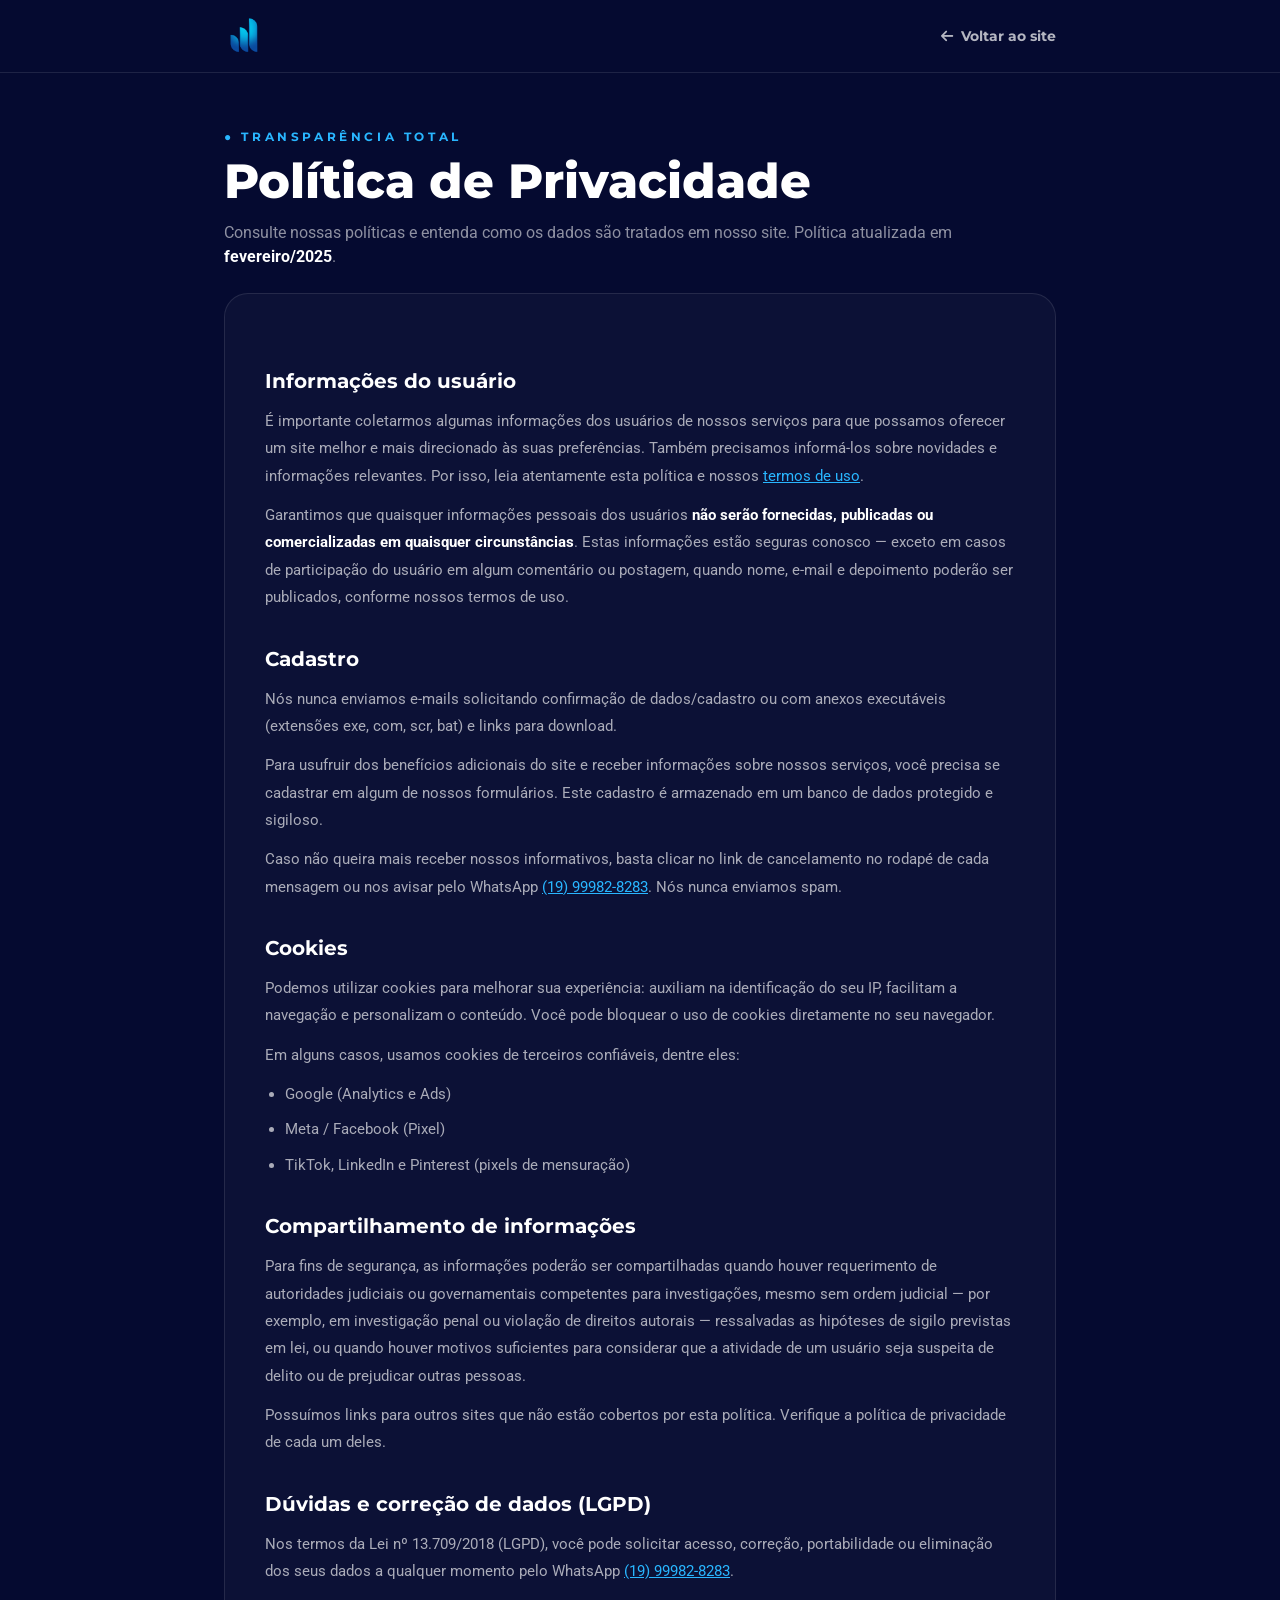
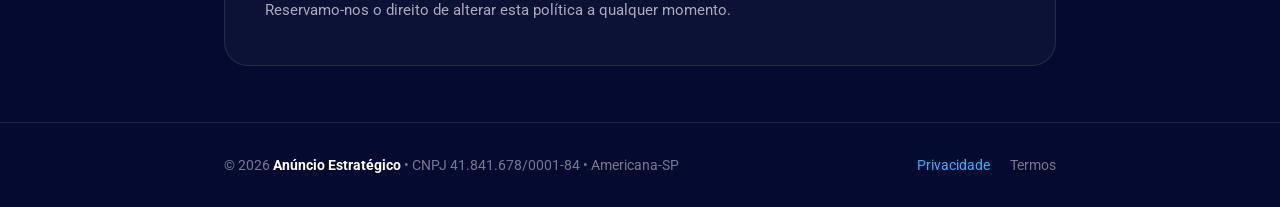
<file: politica-de-privacidade.html>
<!DOCTYPE html>
<html lang="pt-BR" class="scroll-smooth">
<head>
<meta charset="UTF-8" />
<meta name="viewport" content="width=device-width, initial-scale=1.0" />
<title>Política de Privacidade — Anúncio Estratégico</title>
<meta name="description" content="Entenda como a Anúncio Estratégico coleta, usa e protege seus dados." />
<link rel="icon" href="assets/logo.png" type="image/png" />
<!-- Google Tag Manager -->
<script>(function(w,d,s,l,i){w[l]=w[l]||[];w[l].push({'gtm.start':new Date().getTime(),event:'gtm.js'});var f=d.getElementsByTagName(s)[0],j=d.createElement(s),dl=l!='dataLayer'?'&l='+l:'';j.async=true;j.src='https://www.googletagmanager.com/gtm.js?id='+i+dl;f.parentNode.insertBefore(j,f);})(window,document,'script','dataLayer','GTM-KKLTDRK');</script>
<!-- End Google Tag Manager -->
<link rel="stylesheet" href="styles.css" />
<link rel="preconnect" href="https://fonts.googleapis.com" />
<link rel="preconnect" href="https://fonts.gstatic.com" crossorigin />
<link href="https://fonts.googleapis.com/css2?family=Montserrat:wght@500;600;700;800&family=Roboto:wght@400;500;700&display=swap" rel="stylesheet" />
<link rel="stylesheet" href="https://cdnjs.cloudflare.com/ajax/libs/font-awesome/6.5.1/css/all.min.css" media="print" onload="this.media='all'" />
<noscript><link rel="stylesheet" href="https://cdnjs.cloudflare.com/ajax/libs/font-awesome/6.5.1/css/all.min.css" /></noscript>
<style>body{font-family:'Roboto',sans-serif;background:#050A30;color:#fff}h1,h2,h3,.font-display{font-family:'Montserrat',sans-serif}.legal h2{font-size:1.25rem;font-weight:700;margin:2rem 0 .75rem;color:#fff}.legal p,.legal li{color:rgba(255,255,255,.65);line-height:1.8;font-size:.95rem}.legal ul{list-style:disc;padding-left:1.25rem;display:grid;gap:.5rem}</style>
</head>
<body class="antialiased">
<!-- Google Tag Manager (noscript) -->
<noscript><iframe src="https://www.googletagmanager.com/ns.html?id=GTM-KKLTDRK" height="0" width="0" style="display:none;visibility:hidden"></iframe></noscript>

<header class="border-b border-white/10" style="background:#050A30">
  <div class="max-w-4xl mx-auto px-5 lg:px-8 py-4 flex items-center justify-between">
    <a href="index.html" class="flex items-center gap-3">
      <img src="assets/logo.png" alt="Anúncio Estratégico" class="h-10 w-auto object-contain" onerror="this.onerror=null;this.src='https://anuncioestrategico.com.br/wp-content/uploads/2025/10/Site-newLogo_SemFundo.png'" />
    </a>
    <a href="index.html" class="text-sm font-bold text-white/70 hover:text-sky transition-colors" style="font-family:'Montserrat'"><i class="fa-solid fa-arrow-left mr-1"></i> Voltar ao site</a>
  </div>
</header>

<main class="max-w-4xl mx-auto px-5 lg:px-8 py-14">
  <p class="text-sky font-bold text-xs tracking-[.3em] uppercase mb-3" style="font-family:'Montserrat'">● Transparência total</p>
  <h1 class="font-display font-extrabold text-3xl sm:text-5xl">Política de Privacidade</h1>
  <p class="text-white/55 mt-4">Consulte nossas políticas e entenda como os dados são tratados em nosso site. Política atualizada em <strong class="text-white">fevereiro/2025</strong>.</p>

  <div class="legal mt-6 rounded-3xl border border-white/10 bg-white/[.03] p-8 sm:p-10">
    <h2>Informações do usuário</h2>
    <p>É importante coletarmos algumas informações dos usuários de nossos serviços para que possamos oferecer um site melhor e mais direcionado às suas preferências. Também precisamos informá-los sobre novidades e informações relevantes. Por isso, leia atentamente esta política e nossos <a href="termos-de-uso.html" class="text-sky underline">termos de uso</a>.</p>
    <p class="mt-3">Garantimos que quaisquer informações pessoais dos usuários <strong class="text-white">não serão fornecidas, publicadas ou comercializadas em quaisquer circunstâncias</strong>. Estas informações estão seguras conosco — exceto em casos de participação do usuário em algum comentário ou postagem, quando nome, e-mail e depoimento poderão ser publicados, conforme nossos termos de uso.</p>

    <h2>Cadastro</h2>
    <p>Nós nunca enviamos e-mails solicitando confirmação de dados/cadastro ou com anexos executáveis (extensões exe, com, scr, bat) e links para download.</p>
    <p class="mt-3">Para usufruir dos benefícios adicionais do site e receber informações sobre nossos serviços, você precisa se cadastrar em algum de nossos formulários. Este cadastro é armazenado em um banco de dados protegido e sigiloso.</p>
    <p class="mt-3">Caso não queira mais receber nossos informativos, basta clicar no link de cancelamento no rodapé de cada mensagem ou nos avisar pelo WhatsApp <a class="text-sky underline" target="_blank" href="https://wa.me/5519999828283">(19) 99982-8283</a>. Nós nunca enviamos spam.</p>

    <h2>Cookies</h2>
    <p>Podemos utilizar cookies para melhorar sua experiência: auxiliam na identificação do seu IP, facilitam a navegação e personalizam o conteúdo. Você pode bloquear o uso de cookies diretamente no seu navegador.</p>
    <p class="mt-3">Em alguns casos, usamos cookies de terceiros confiáveis, dentre eles:</p>
    <ul class="mt-3">
      <li>Google (Analytics e Ads)</li>
      <li>Meta / Facebook (Pixel)</li>
      <li>TikTok, LinkedIn e Pinterest (pixels de mensuração)</li>
    </ul>

    <h2>Compartilhamento de informações</h2>
    <p>Para fins de segurança, as informações poderão ser compartilhadas quando houver requerimento de autoridades judiciais ou governamentais competentes para investigações, mesmo sem ordem judicial — por exemplo, em investigação penal ou violação de direitos autorais — ressalvadas as hipóteses de sigilo previstas em lei, ou quando houver motivos suficientes para considerar que a atividade de um usuário seja suspeita de delito ou de prejudicar outras pessoas.</p>
    <p class="mt-3">Possuímos links para outros sites que não estão cobertos por esta política. Verifique a política de privacidade de cada um deles.</p>

    <h2>Dúvidas e correção de dados (LGPD)</h2>
    <p>Nos termos da Lei nº 13.709/2018 (LGPD), você pode solicitar acesso, correção, portabilidade ou eliminação dos seus dados a qualquer momento pelo WhatsApp <a class="text-sky underline" target="_blank" href="https://wa.me/5519999828283">(19) 99982-8283</a>.</p>
    <p class="mt-3">Reservamo-nos o direito de alterar esta política a qualquer momento.</p>
  </div>
</main>

<footer class="border-t border-white/10 py-8">
  <div class="max-w-4xl mx-auto px-5 lg:px-8 flex flex-col sm:flex-row items-center justify-between gap-3 text-sm text-white/45">
    <p>© 2026 <strong class="text-white">Anúncio Estratégico</strong> • CNPJ 41.841.678/0001-84 • Americana-SP</p>
    <div class="flex gap-5">
      <a href="politica-de-privacidade.html" class="text-sky">Privacidade</a>
      <a href="termos-de-uso.html" class="hover:text-sky transition-colors">Termos</a>
    </div>
  </div>
</footer>
</body>
</html>
</file>
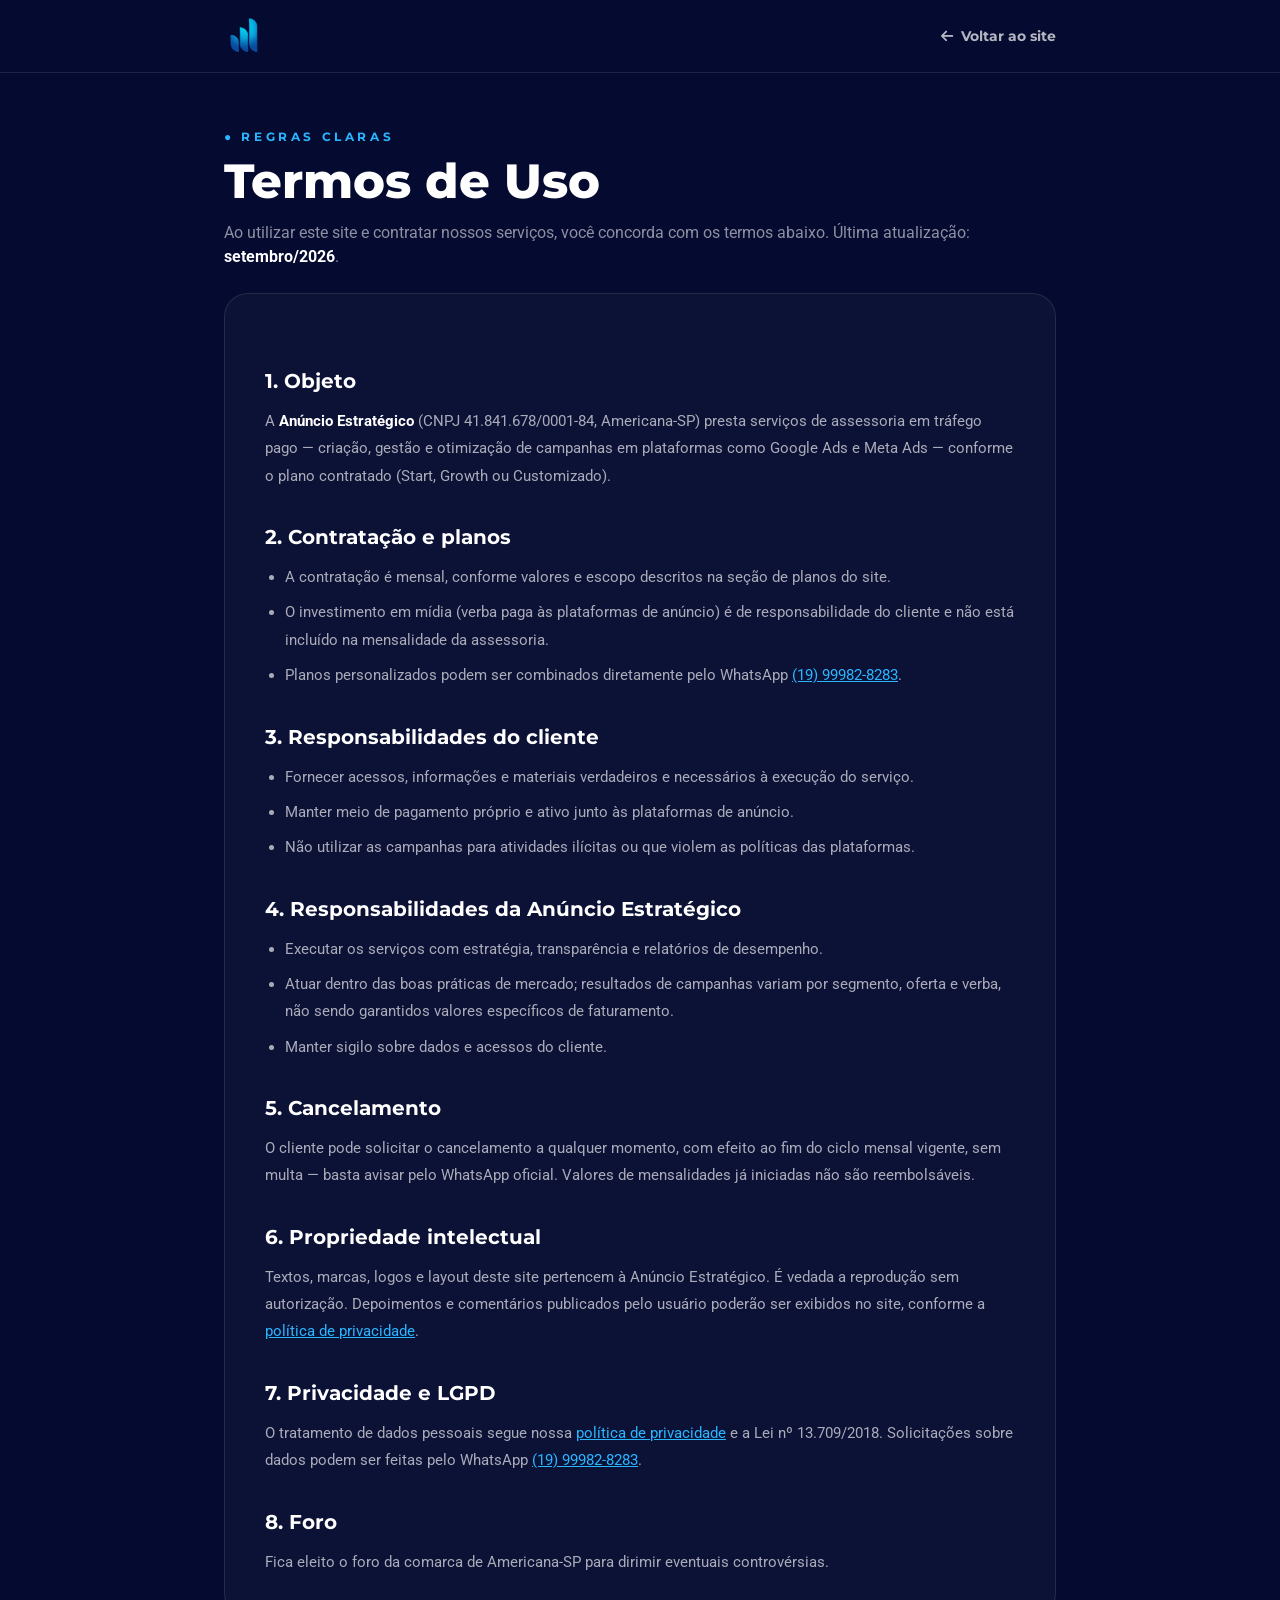
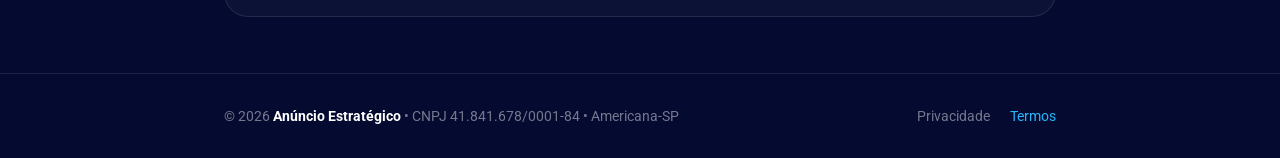
<file: termos-de-uso.html>
<!DOCTYPE html>
<html lang="pt-BR" class="scroll-smooth">
<head>
<meta charset="UTF-8" />
<meta name="viewport" content="width=device-width, initial-scale=1.0" />
<title>Termos de Uso — Anúncio Estratégico</title>
<meta name="description" content="Termos de uso dos serviços da Anúncio Estratégico." />
<link rel="icon" href="assets/logo.png" type="image/png" />
<!-- Google Tag Manager -->
<script>(function(w,d,s,l,i){w[l]=w[l]||[];w[l].push({'gtm.start':new Date().getTime(),event:'gtm.js'});var f=d.getElementsByTagName(s)[0],j=d.createElement(s),dl=l!='dataLayer'?'&l='+l:'';j.async=true;j.src='https://www.googletagmanager.com/gtm.js?id='+i+dl;f.parentNode.insertBefore(j,f);})(window,document,'script','dataLayer','GTM-KKLTDRK');</script>
<!-- End Google Tag Manager -->
<link rel="stylesheet" href="styles.css" />
<link rel="preconnect" href="https://fonts.googleapis.com" />
<link rel="preconnect" href="https://fonts.gstatic.com" crossorigin />
<link href="https://fonts.googleapis.com/css2?family=Montserrat:wght@500;600;700;800&family=Roboto:wght@400;500;700&display=swap" rel="stylesheet" />
<link rel="stylesheet" href="https://cdnjs.cloudflare.com/ajax/libs/font-awesome/6.5.1/css/all.min.css" media="print" onload="this.media='all'" />
<noscript><link rel="stylesheet" href="https://cdnjs.cloudflare.com/ajax/libs/font-awesome/6.5.1/css/all.min.css" /></noscript>
<style>body{font-family:'Roboto',sans-serif;background:#050A30;color:#fff}h1,h2,h3,.font-display{font-family:'Montserrat',sans-serif}.legal h2{font-size:1.25rem;font-weight:700;margin:2rem 0 .75rem;color:#fff}.legal p,.legal li{color:rgba(255,255,255,.65);line-height:1.8;font-size:.95rem}.legal ul{list-style:disc;padding-left:1.25rem;display:grid;gap:.5rem}</style>
</head>
<body class="antialiased">
<!-- Google Tag Manager (noscript) -->
<noscript><iframe src="https://www.googletagmanager.com/ns.html?id=GTM-KKLTDRK" height="0" width="0" style="display:none;visibility:hidden"></iframe></noscript>

<header class="border-b border-white/10" style="background:#050A30">
  <div class="max-w-4xl mx-auto px-5 lg:px-8 py-4 flex items-center justify-between">
    <a href="index.html" class="flex items-center gap-3">
      <img src="assets/logo.png" alt="Anúncio Estratégico" class="h-10 w-auto object-contain" onerror="this.onerror=null;this.src='https://anuncioestrategico.com.br/wp-content/uploads/2025/10/Site-newLogo_SemFundo.png'" />
    </a>
    <a href="index.html" class="text-sm font-bold text-white/70 hover:text-sky transition-colors" style="font-family:'Montserrat'"><i class="fa-solid fa-arrow-left mr-1"></i> Voltar ao site</a>
  </div>
</header>

<main class="max-w-4xl mx-auto px-5 lg:px-8 py-14">
  <p class="text-sky font-bold text-xs tracking-[.3em] uppercase mb-3" style="font-family:'Montserrat'">● Regras claras</p>
  <h1 class="font-display font-extrabold text-3xl sm:text-5xl">Termos de Uso</h1>
  <p class="text-white/55 mt-4">Ao utilizar este site e contratar nossos serviços, você concorda com os termos abaixo. Última atualização: <strong class="text-white">setembro/2026</strong>.</p>

  <div class="legal mt-6 rounded-3xl border border-white/10 bg-white/[.03] p-8 sm:p-10">
    <h2>1. Objeto</h2>
    <p>A <strong class="text-white">Anúncio Estratégico</strong> (CNPJ 41.841.678/0001-84, Americana-SP) presta serviços de assessoria em tráfego pago — criação, gestão e otimização de campanhas em plataformas como Google Ads e Meta Ads — conforme o plano contratado (Start, Growth ou Customizado).</p>

    <h2>2. Contratação e planos</h2>
    <ul>
      <li>A contratação é mensal, conforme valores e escopo descritos na seção de planos do site.</li>
      <li>O investimento em mídia (verba paga às plataformas de anúncio) é de responsabilidade do cliente e não está incluído na mensalidade da assessoria.</li>
      <li>Planos personalizados podem ser combinados diretamente pelo WhatsApp <a class="text-sky underline" target="_blank" href="https://wa.me/5519999828283">(19) 99982-8283</a>.</li>
    </ul>

    <h2>3. Responsabilidades do cliente</h2>
    <ul>
      <li>Fornecer acessos, informações e materiais verdadeiros e necessários à execução do serviço.</li>
      <li>Manter meio de pagamento próprio e ativo junto às plataformas de anúncio.</li>
      <li>Não utilizar as campanhas para atividades ilícitas ou que violem as políticas das plataformas.</li>
    </ul>

    <h2>4. Responsabilidades da Anúncio Estratégico</h2>
    <ul>
      <li>Executar os serviços com estratégia, transparência e relatórios de desempenho.</li>
      <li>Atuar dentro das boas práticas de mercado; resultados de campanhas variam por segmento, oferta e verba, não sendo garantidos valores específicos de faturamento.</li>
      <li>Manter sigilo sobre dados e acessos do cliente.</li>
    </ul>

    <h2>5. Cancelamento</h2>
    <p>O cliente pode solicitar o cancelamento a qualquer momento, com efeito ao fim do ciclo mensal vigente, sem multa — basta avisar pelo WhatsApp oficial. Valores de mensalidades já iniciadas não são reembolsáveis.</p>

    <h2>6. Propriedade intelectual</h2>
    <p>Textos, marcas, logos e layout deste site pertencem à Anúncio Estratégico. É vedada a reprodução sem autorização. Depoimentos e comentários publicados pelo usuário poderão ser exibidos no site, conforme a <a href="politica-de-privacidade.html" class="text-sky underline">política de privacidade</a>.</p>

    <h2>7. Privacidade e LGPD</h2>
    <p>O tratamento de dados pessoais segue nossa <a href="politica-de-privacidade.html" class="text-sky underline">política de privacidade</a> e a Lei nº 13.709/2018. Solicitações sobre dados podem ser feitas pelo WhatsApp <a class="text-sky underline" target="_blank" href="https://wa.me/5519999828283">(19) 99982-8283</a>.</p>

    <h2>8. Foro</h2>
    <p>Fica eleito o foro da comarca de Americana-SP para dirimir eventuais controvérsias.</p>
  </div>
</main>

<footer class="border-t border-white/10 py-8">
  <div class="max-w-4xl mx-auto px-5 lg:px-8 flex flex-col sm:flex-row items-center justify-between gap-3 text-sm text-white/45">
    <p>© 2026 <strong class="text-white">Anúncio Estratégico</strong> • CNPJ 41.841.678/0001-84 • Americana-SP</p>
    <div class="flex gap-5">
      <a href="politica-de-privacidade.html" class="hover:text-sky transition-colors">Privacidade</a>
      <a href="termos-de-uso.html" class="text-sky">Termos</a>
    </div>
  </div>
</footer>
</body>
</html>
</file>
<file: styles.css>
*,:after,:before{--tw-border-spacing-x:0;--tw-border-spacing-y:0;--tw-translate-x:0;--tw-translate-y:0;--tw-rotate:0;--tw-skew-x:0;--tw-skew-y:0;--tw-scale-x:1;--tw-scale-y:1;--tw-pan-x: ;--tw-pan-y: ;--tw-pinch-zoom: ;--tw-scroll-snap-strictness:proximity;--tw-gradient-from-position: ;--tw-gradient-via-position: ;--tw-gradient-to-position: ;--tw-ordinal: ;--tw-slashed-zero: ;--tw-numeric-figure: ;--tw-numeric-spacing: ;--tw-numeric-fraction: ;--tw-ring-inset: ;--tw-ring-offset-width:0px;--tw-ring-offset-color:#fff;--tw-ring-color:rgba(59,130,246,.5);--tw-ring-offset-shadow:0 0 #0000;--tw-ring-shadow:0 0 #0000;--tw-shadow:0 0 #0000;--tw-shadow-colored:0 0 #0000;--tw-blur: ;--tw-brightness: ;--tw-contrast: ;--tw-grayscale: ;--tw-hue-rotate: ;--tw-invert: ;--tw-saturate: ;--tw-sepia: ;--tw-drop-shadow: ;--tw-backdrop-blur: ;--tw-backdrop-brightness: ;--tw-backdrop-contrast: ;--tw-backdrop-grayscale: ;--tw-backdrop-hue-rotate: ;--tw-backdrop-invert: ;--tw-backdrop-opacity: ;--tw-backdrop-saturate: ;--tw-backdrop-sepia: ;--tw-contain-size: ;--tw-contain-layout: ;--tw-contain-paint: ;--tw-contain-style: }::backdrop{--tw-border-spacing-x:0;--tw-border-spacing-y:0;--tw-translate-x:0;--tw-translate-y:0;--tw-rotate:0;--tw-skew-x:0;--tw-skew-y:0;--tw-scale-x:1;--tw-scale-y:1;--tw-pan-x: ;--tw-pan-y: ;--tw-pinch-zoom: ;--tw-scroll-snap-strictness:proximity;--tw-gradient-from-position: ;--tw-gradient-via-position: ;--tw-gradient-to-position: ;--tw-ordinal: ;--tw-slashed-zero: ;--tw-numeric-figure: ;--tw-numeric-spacing: ;--tw-numeric-fraction: ;--tw-ring-inset: ;--tw-ring-offset-width:0px;--tw-ring-offset-color:#fff;--tw-ring-color:rgba(59,130,246,.5);--tw-ring-offset-shadow:0 0 #0000;--tw-ring-shadow:0 0 #0000;--tw-shadow:0 0 #0000;--tw-shadow-colored:0 0 #0000;--tw-blur: ;--tw-brightness: ;--tw-contrast: ;--tw-grayscale: ;--tw-hue-rotate: ;--tw-invert: ;--tw-saturate: ;--tw-sepia: ;--tw-drop-shadow: ;--tw-backdrop-blur: ;--tw-backdrop-brightness: ;--tw-backdrop-contrast: ;--tw-backdrop-grayscale: ;--tw-backdrop-hue-rotate: ;--tw-backdrop-invert: ;--tw-backdrop-opacity: ;--tw-backdrop-saturate: ;--tw-backdrop-sepia: ;--tw-contain-size: ;--tw-contain-layout: ;--tw-contain-paint: ;--tw-contain-style: }/*! tailwindcss v3.4.13 | MIT License | https://tailwindcss.com*/*,:after,:before{box-sizing:border-box;border:0 solid #e5e7eb}:after,:before{--tw-content:""}:host,html{line-height:1.5;-webkit-text-size-adjust:100%;-moz-tab-size:4;-o-tab-size:4;tab-size:4;font-family:ui-sans-serif,system-ui,sans-serif,Apple Color Emoji,Segoe UI Emoji,Segoe UI Symbol,Noto Color Emoji;font-feature-settings:normal;font-variation-settings:normal;-webkit-tap-highlight-color:transparent}body{margin:0;line-height:inherit}hr{height:0;color:inherit;border-top-width:1px}abbr:where([title]){-webkit-text-decoration:underline dotted;text-decoration:underline dotted}h1,h2,h3,h4,h5,h6{font-size:inherit;font-weight:inherit}a{color:inherit;text-decoration:inherit}b,strong{font-weight:bolder}code,kbd,pre,samp{font-family:ui-monospace,SFMono-Regular,Menlo,Monaco,Consolas,Liberation Mono,Courier New,monospace;font-feature-settings:normal;font-variation-settings:normal;font-size:1em}small{font-size:80%}sub,sup{font-size:75%;line-height:0;position:relative;vertical-align:baseline}sub{bottom:-.25em}sup{top:-.5em}table{text-indent:0;border-color:inherit;border-collapse:collapse}button,input,optgroup,select,textarea{font-family:inherit;font-feature-settings:inherit;font-variation-settings:inherit;font-size:100%;font-weight:inherit;line-height:inherit;letter-spacing:inherit;color:inherit;margin:0;padding:0}button,select{text-transform:none}button,input:where([type=button]),input:where([type=reset]),input:where([type=submit]){-webkit-appearance:button;background-color:transparent;background-image:none}:-moz-focusring{outline:auto}:-moz-ui-invalid{box-shadow:none}progress{vertical-align:baseline}::-webkit-inner-spin-button,::-webkit-outer-spin-button{height:auto}[type=search]{-webkit-appearance:textfield;outline-offset:-2px}::-webkit-search-decoration{-webkit-appearance:none}::-webkit-file-upload-button{-webkit-appearance:button;font:inherit}summary{display:list-item}blockquote,dd,dl,figure,h1,h2,h3,h4,h5,h6,hr,p,pre{margin:0}fieldset{margin:0}fieldset,legend{padding:0}menu,ol,ul{list-style:none;margin:0;padding:0}dialog{padding:0}textarea{resize:vertical}input::-moz-placeholder,textarea::-moz-placeholder{opacity:1;color:#9ca3af}input::placeholder,textarea::placeholder{opacity:1;color:#9ca3af}[role=button],button{cursor:pointer}:disabled{cursor:default}audio,canvas,embed,iframe,img,object,svg,video{display:block;vertical-align:middle}img,video{max-width:100%;height:auto}[hidden]{display:none}.pointer-events-none{pointer-events:none}.visible{visibility:visible}.fixed{position:fixed}.absolute{position:absolute}.relative{position:relative}.-inset-6{inset:-1.5rem}.inset-0{inset:0}.-bottom-6{bottom:-1.5rem}.-left-32{left:-8rem}.-left-6{left:-1.5rem}.-right-10{right:-2.5rem}.-right-24{right:-6rem}.-right-4{right:-1rem}.-right-6{right:-1.5rem}.-top-10{top:-2.5rem}.-top-20{top:-5rem}.bottom-0{bottom:0}.bottom-16{bottom:4rem}.bottom-5{bottom:1.25rem}.bottom-6{bottom:1.5rem}.left-0{left:0}.left-1\/2{left:50%}.left-1\/3{left:33.333333%}.left-5{left:1.25rem}.right-0{right:0}.right-5{right:1.25rem}.right-6{right:1.5rem}.top-0{top:0}.top-1\/3{top:33.333333%}.top-10{top:2.5rem}.top-4{top:1rem}.top-5{top:1.25rem}.z-10{z-index:10}.z-50{z-index:50}.mx-auto{margin-left:auto;margin-right:auto}.mb-0\.5{margin-bottom:.125rem}.mb-1{margin-bottom:.25rem}.mb-12{margin-bottom:3rem}.mb-14{margin-bottom:3.5rem}.mb-2{margin-bottom:.5rem}.mb-3{margin-bottom:.75rem}.mb-4{margin-bottom:1rem}.mb-5{margin-bottom:1.25rem}.mb-6{margin-bottom:1.5rem}.mb-8{margin-bottom:2rem}.ml-1{margin-left:.25rem}.mr-1{margin-right:.25rem}.mt-1{margin-top:.25rem}.mt-10{margin-top:2.5rem}.mt-12{margin-top:3rem}.mt-2{margin-top:.5rem}.mt-3{margin-top:.75rem}.mt-4{margin-top:1rem}.mt-5{margin-top:1.25rem}.mt-6{margin-top:1.5rem}.mt-7{margin-top:1.75rem}.mt-8{margin-top:2rem}.block{display:block}.flex{display:flex}.inline-flex{display:inline-flex}.grid{display:grid}.hidden{display:none}.h-1{height:.25rem}.h-1\.5{height:.375rem}.h-10{height:2.5rem}.h-11{height:2.75rem}.h-12{height:3rem}.h-14{height:3.5rem}.h-16{height:4rem}.h-2{height:.5rem}.h-28{height:7rem}.h-3{height:.75rem}.h-40{height:10rem}.h-9{height:2.25rem}.h-\[380px\]{height:380px}.h-\[420px\]{height:420px}.h-\[460px\]{height:460px}.h-\[520px\]{height:520px}.h-full{height:100%}.min-h-screen{min-height:100vh}.w-0{width:0}.w-1{width:.25rem}.w-1\.5{width:.375rem}.w-10{width:2.5rem}.w-12{width:3rem}.w-14{width:3.5rem}.w-2{width:.5rem}.w-24{width:6rem}.w-3{width:.75rem}.w-40{width:10rem}.w-6{width:1.5rem}.w-8{width:2rem}.w-9{width:2.25rem}.w-\[380px\]{width:380px}.w-\[420px\]{width:420px}.w-\[460px\]{width:460px}.w-\[520px\]{width:520px}.w-auto{width:auto}.w-full{width:100%}.max-w-2xl{max-width:42rem}.max-w-4xl{max-width:56rem}.max-w-5xl{max-width:64rem}.max-w-6xl{max-width:72rem}.max-w-7xl{max-width:80rem}.max-w-lg{max-width:32rem}.flex-1{flex:1 1 0%}.shrink-0{flex-shrink:0}.-translate-x-1\/2{--tw-translate-x:-50%}.-translate-x-1\/2,.translate-y-32{transform:translate(var(--tw-translate-x),var(--tw-translate-y)) rotate(var(--tw-rotate)) skewX(var(--tw-skew-x)) skewY(var(--tw-skew-y)) scaleX(var(--tw-scale-x)) scaleY(var(--tw-scale-y))}.translate-y-32{--tw-translate-y:8rem}.rotate-12{--tw-rotate:12deg}.rotate-12,.transform{transform:translate(var(--tw-translate-x),var(--tw-translate-y)) rotate(var(--tw-rotate)) skewX(var(--tw-skew-x)) skewY(var(--tw-skew-y)) scaleX(var(--tw-scale-x)) scaleY(var(--tw-scale-y))}@keyframes bounce{0%,to{transform:translateY(-25%);animation-timing-function:cubic-bezier(.8,0,1,1)}50%{transform:none;animation-timing-function:cubic-bezier(0,0,.2,1)}}.animate-bounce{animation:bounce 1s infinite}.animate-float{animation:float 6s ease-in-out infinite}@keyframes float{0%,to{transform:translateY(0)}50%{transform:translateY(-18px)}}.animate-float-slow{animation:float 9s ease-in-out infinite}@keyframes ping{75%,to{transform:scale(2);opacity:0}}.animate-ping{animation:ping 1s cubic-bezier(0,0,.2,1) infinite}@keyframes pulseGlow{0%,to{box-shadow:0 0 0 0 rgba(1,112,185,.45)}50%{box-shadow:0 0 0 18px rgba(1,112,185,0)}}.animate-pulse-glow{animation:pulseGlow 2.4s ease-in-out infinite}.resize-none{resize:none}.grid-cols-2{grid-template-columns:repeat(2,minmax(0,1fr))}.flex-col{flex-direction:column}.flex-wrap{flex-wrap:wrap}.place-items-center{place-items:center}.items-end{align-items:flex-end}.items-center{align-items:center}.items-stretch{align-items:stretch}.justify-center{justify-content:center}.justify-between{justify-content:space-between}.gap-0\.5{gap:.125rem}.gap-1{gap:.25rem}.gap-14{gap:3.5rem}.gap-2{gap:.5rem}.gap-2\.5{gap:.625rem}.gap-3{gap:.75rem}.gap-4{gap:1rem}.gap-5{gap:1.25rem}.gap-6{gap:1.5rem}.gap-8{gap:2rem}.-space-x-3>:not([hidden])~:not([hidden]){--tw-space-x-reverse:0;margin-right:calc(-.75rem*var(--tw-space-x-reverse));margin-left:calc(-.75rem*(1 - var(--tw-space-x-reverse)))}.space-y-3>:not([hidden])~:not([hidden]){--tw-space-y-reverse:0;margin-top:calc(.75rem*(1 - var(--tw-space-y-reverse)));margin-bottom:calc(.75rem*var(--tw-space-y-reverse))}.space-y-4>:not([hidden])~:not([hidden]){--tw-space-y-reverse:0;margin-top:calc(1rem*(1 - var(--tw-space-y-reverse)));margin-bottom:calc(1rem*var(--tw-space-y-reverse))}.overflow-hidden{overflow:hidden}.scroll-smooth{scroll-behavior:smooth}.rounded-2xl{border-radius:1rem}.rounded-3xl{border-radius:1.5rem}.rounded-full{border-radius:9999px}.rounded-xl{border-radius:.75rem}.rounded-t-lg{border-top-left-radius:.5rem;border-top-right-radius:.5rem}.border{border-width:1px}.border-2{border-width:2px}.border-y{border-top-width:1px}.border-b,.border-y{border-bottom-width:1px}.border-t{border-top-width:1px}.border-brand\/40{border-color:rgba(1,112,185,.4)}.border-deep{--tw-border-opacity:1;border-color:rgb(5 10 48/var(--tw-border-opacity))}.border-sky\/30{border-color:rgba(41,182,255,.3)}.border-sky\/40{border-color:rgba(41,182,255,.4)}.border-slate-200{--tw-border-opacity:1;border-color:rgb(226 232 240/var(--tw-border-opacity))}.border-white\/10{border-color:hsla(0,0%,100%,.1)}.border-white\/25{border-color:hsla(0,0%,100%,.25)}.border-white\/5{border-color:hsla(0,0%,100%,.05)}.bg-brand{--tw-bg-opacity:1;background-color:rgb(1 112 185/var(--tw-bg-opacity))}.bg-brand\/10{background-color:rgba(1,112,185,.1)}.bg-brand\/20{background-color:rgba(1,112,185,.2)}.bg-brand\/40{background-color:rgba(1,112,185,.4)}.bg-brand\/60{background-color:rgba(1,112,185,.6)}.bg-brand\/80{background-color:rgba(1,112,185,.8)}.bg-deep{--tw-bg-opacity:1;background-color:rgb(5 10 48/var(--tw-bg-opacity))}.bg-green-400{--tw-bg-opacity:1;background-color:rgb(74 222 128/var(--tw-bg-opacity))}.bg-green-500\/10{background-color:rgba(34,197,94,.1)}.bg-green-500\/20{background-color:rgba(34,197,94,.2)}.bg-green-600\/10{background-color:rgba(22,163,74,.1)}.bg-mist{--tw-bg-opacity:1;background-color:rgb(249 251 253/var(--tw-bg-opacity))}.bg-red-400{--tw-bg-opacity:1;background-color:rgb(248 113 113/var(--tw-bg-opacity))}.bg-royal{--tw-bg-opacity:1;background-color:rgb(8 8 140/var(--tw-bg-opacity))}.bg-royal\/10{background-color:rgba(8,8,140,.1)}.bg-royal\/60{background-color:rgba(8,8,140,.6)}.bg-royal\/80{background-color:rgba(8,8,140,.8)}.bg-sky{--tw-bg-opacity:1;background-color:rgb(41 182 255/var(--tw-bg-opacity))}.bg-sky\/25{background-color:rgba(41,182,255,.25)}.bg-wa{--tw-bg-opacity:1;background-color:rgb(37 211 102/var(--tw-bg-opacity))}.bg-white{--tw-bg-opacity:1;background-color:rgb(255 255 255/var(--tw-bg-opacity))}.bg-white\/10{background-color:hsla(0,0%,100%,.1)}.bg-white\/15{background-color:hsla(0,0%,100%,.15)}.bg-white\/20{background-color:hsla(0,0%,100%,.2)}.bg-white\/25{background-color:hsla(0,0%,100%,.25)}.bg-white\/\[\.03\]{background-color:hsla(0,0%,100%,.03)}.bg-yellow-400{--tw-bg-opacity:1;background-color:rgb(250 204 21/var(--tw-bg-opacity))}.bg-gradient-to-br{background-image:linear-gradient(to bottom right,var(--tw-gradient-stops))}.bg-gradient-to-l{background-image:linear-gradient(to left,var(--tw-gradient-stops))}.bg-gradient-to-r{background-image:linear-gradient(to right,var(--tw-gradient-stops))}.bg-gradient-to-t{background-image:linear-gradient(to top,var(--tw-gradient-stops))}.bg-gradient-to-tr{background-image:linear-gradient(to top right,var(--tw-gradient-stops))}.from-brand{--tw-gradient-from:#0170b9 var(--tw-gradient-from-position);--tw-gradient-to:rgba(1,112,185,0) var(--tw-gradient-to-position);--tw-gradient-stops:var(--tw-gradient-from),var(--tw-gradient-to)}.from-brand\/40{--tw-gradient-from:rgba(1,112,185,.4) var(--tw-gradient-from-position);--tw-gradient-to:rgba(1,112,185,0) var(--tw-gradient-to-position);--tw-gradient-stops:var(--tw-gradient-from),var(--tw-gradient-to)}.from-brand\/60{--tw-gradient-from:rgba(1,112,185,.6) var(--tw-gradient-from-position);--tw-gradient-to:rgba(1,112,185,0) var(--tw-gradient-to-position);--tw-gradient-stops:var(--tw-gradient-from),var(--tw-gradient-to)}.from-deep{--tw-gradient-from:#050a30 var(--tw-gradient-from-position);--tw-gradient-to:rgba(5,10,48,0) var(--tw-gradient-to-position);--tw-gradient-stops:var(--tw-gradient-from),var(--tw-gradient-to)}.from-royal{--tw-gradient-from:#08088c var(--tw-gradient-from-position);--tw-gradient-to:rgba(8,8,140,0) var(--tw-gradient-to-position);--tw-gradient-stops:var(--tw-gradient-from),var(--tw-gradient-to)}.via-transparent{--tw-gradient-to:transparent var(--tw-gradient-to-position);--tw-gradient-stops:var(--tw-gradient-from),transparent var(--tw-gradient-via-position),var(--tw-gradient-to)}.to-sky{--tw-gradient-to:#29b6ff var(--tw-gradient-to-position)}.to-sky\/20{--tw-gradient-to:rgba(41,182,255,.2) var(--tw-gradient-to-position)}.to-transparent{--tw-gradient-to:transparent var(--tw-gradient-to-position)}.object-contain{-o-object-fit:contain;object-fit:contain}.object-cover{-o-object-fit:cover;object-fit:cover}.object-top{-o-object-position:top;object-position:top}.p-10{padding:2.5rem}.p-3{padding:.75rem}.p-4{padding:1rem}.p-5{padding:1.25rem}.p-6{padding:1.5rem}.p-7{padding:1.75rem}.p-8{padding:2rem}.px-1{padding-left:.25rem;padding-right:.25rem}.px-2\.5{padding-left:.625rem;padding-right:.625rem}.px-3{padding-left:.75rem;padding-right:.75rem}.px-4{padding-left:1rem;padding-right:1rem}.px-5{padding-left:1.25rem;padding-right:1.25rem}.px-8{padding-left:2rem;padding-right:2rem}.py-1{padding-top:.25rem;padding-bottom:.25rem}.py-1\.5{padding-top:.375rem;padding-bottom:.375rem}.py-10{padding-top:2.5rem;padding-bottom:2.5rem}.py-14{padding-top:3.5rem;padding-bottom:3.5rem}.py-16{padding-top:4rem;padding-bottom:4rem}.py-2{padding-top:.5rem;padding-bottom:.5rem}.py-2\.5{padding-top:.625rem;padding-bottom:.625rem}.py-20{padding-top:5rem;padding-bottom:5rem}.py-24{padding-top:6rem;padding-bottom:6rem}.py-3{padding-top:.75rem;padding-bottom:.75rem}.py-3\.5{padding-top:.875rem;padding-bottom:.875rem}.py-4{padding-top:1rem;padding-bottom:1rem}.py-8{padding-top:2rem;padding-bottom:2rem}.pb-16{padding-bottom:4rem}.pl-2{padding-left:.5rem}.pr-14{padding-right:3.5rem}.pr-4{padding-right:1rem}.pt-2{padding-top:.5rem}.pt-32{padding-top:8rem}.text-left{text-align:left}.text-center{text-align:center}.align-top{vertical-align:top}.font-display{font-family:Montserrat,sans-serif}.text-2xl{font-size:1.5rem;line-height:2rem}.text-3xl{font-size:1.875rem;line-height:2.25rem}.text-4xl{font-size:2.25rem;line-height:2.5rem}.text-5xl{font-size:3rem;line-height:1}.text-6xl{font-size:3.75rem;line-height:1}.text-\[10px\]{font-size:10px}.text-\[10rem\]{font-size:10rem}.text-\[11px\]{font-size:11px}.text-\[15px\]{font-size:15px}.text-\[2\.6rem\]{font-size:2.6rem}.text-base{font-size:1rem;line-height:1.5rem}.text-lg{font-size:1.125rem;line-height:1.75rem}.text-sm{font-size:.875rem;line-height:1.25rem}.text-xl{font-size:1.25rem;line-height:1.75rem}.text-xs{font-size:.75rem;line-height:1rem}.font-bold{font-weight:700}.font-extrabold{font-weight:800}.font-medium{font-weight:500}.font-semibold{font-weight:600}.uppercase{text-transform:uppercase}.leading-\[1\.08\]{line-height:1.08}.leading-relaxed{line-height:1.625}.leading-tight{line-height:1.25}.tracking-\[\.22em\]{letter-spacing:.22em}.tracking-\[\.3em\]{letter-spacing:.3em}.tracking-wide{letter-spacing:.025em}.tracking-wider{letter-spacing:.05em}.tracking-widest{letter-spacing:.1em}.text-brand{--tw-text-opacity:1;color:rgb(1 112 185/var(--tw-text-opacity))}.text-brand\/10{color:rgba(1,112,185,.1)}.text-brand\/20{color:rgba(1,112,185,.2)}.text-deep{--tw-text-opacity:1;color:rgb(5 10 48/var(--tw-text-opacity))}.text-green-400{--tw-text-opacity:1;color:rgb(74 222 128/var(--tw-text-opacity))}.text-green-600{--tw-text-opacity:1;color:rgb(22 163 74/var(--tw-text-opacity))}.text-ink2{--tw-text-opacity:1;color:rgb(58 58 58/var(--tw-text-opacity))}.text-ink2\/65{color:rgba(58,58,58,.65)}.text-muted{--tw-text-opacity:1;color:rgb(128 130 133/var(--tw-text-opacity))}.text-royal{--tw-text-opacity:1;color:rgb(8 8 140/var(--tw-text-opacity))}.text-sky{--tw-text-opacity:1;color:rgb(41 182 255/var(--tw-text-opacity))}.text-sky\/15{color:rgba(41,182,255,.15)}.text-white{--tw-text-opacity:1;color:rgb(255 255 255/var(--tw-text-opacity))}.text-white\/40{color:hsla(0,0%,100%,.4)}.text-white\/45{color:hsla(0,0%,100%,.45)}.text-white\/50{color:hsla(0,0%,100%,.5)}.text-white\/55{color:hsla(0,0%,100%,.55)}.text-white\/60{color:hsla(0,0%,100%,.6)}.text-white\/65{color:hsla(0,0%,100%,.65)}.text-white\/70{color:hsla(0,0%,100%,.7)}.text-white\/85{color:hsla(0,0%,100%,.85)}.text-white\/90{color:hsla(0,0%,100%,.9)}.text-yellow-400{--tw-text-opacity:1;color:rgb(250 204 21/var(--tw-text-opacity))}.underline{text-decoration-line:underline}.underline-offset-4{text-underline-offset:4px}.antialiased{-webkit-font-smoothing:antialiased;-moz-osx-font-smoothing:grayscale}.opacity-0{opacity:0}.opacity-50{opacity:.5}.opacity-60{opacity:.6}.shadow{--tw-shadow:0 1px 3px 0 rgba(0,0,0,.1),0 1px 2px -1px rgba(0,0,0,.1);--tw-shadow-colored:0 1px 3px 0 var(--tw-shadow-color),0 1px 2px -1px var(--tw-shadow-color)}.shadow,.shadow-2xl{box-shadow:var(--tw-ring-offset-shadow,0 0 #0000),var(--tw-ring-shadow,0 0 #0000),var(--tw-shadow)}.shadow-2xl{--tw-shadow:0 25px 50px -12px rgba(0,0,0,.25);--tw-shadow-colored:0 25px 50px -12px var(--tw-shadow-color)}.shadow-lg{--tw-shadow:0 10px 15px -3px rgba(0,0,0,.1),0 4px 6px -4px rgba(0,0,0,.1);--tw-shadow-colored:0 10px 15px -3px var(--tw-shadow-color),0 4px 6px -4px var(--tw-shadow-color)}.shadow-lg,.shadow-xl{box-shadow:var(--tw-ring-offset-shadow,0 0 #0000),var(--tw-ring-shadow,0 0 #0000),var(--tw-shadow)}.shadow-xl{--tw-shadow:0 20px 25px -5px rgba(0,0,0,.1),0 8px 10px -6px rgba(0,0,0,.1);--tw-shadow-colored:0 20px 25px -5px var(--tw-shadow-color),0 8px 10px -6px var(--tw-shadow-color)}.shadow-black\/30{--tw-shadow-color:rgba(0,0,0,.3);--tw-shadow:var(--tw-shadow-colored)}.shadow-black\/60{--tw-shadow-color:rgba(0,0,0,.6);--tw-shadow:var(--tw-shadow-colored)}.shadow-brand\/10{--tw-shadow-color:rgba(1,112,185,.1);--tw-shadow:var(--tw-shadow-colored)}.shadow-brand\/40{--tw-shadow-color:rgba(1,112,185,.4);--tw-shadow:var(--tw-shadow-colored)}.shadow-brand\/5{--tw-shadow-color:rgba(1,112,185,.05);--tw-shadow:var(--tw-shadow-colored)}.shadow-green-500\/40{--tw-shadow-color:rgba(34,197,94,.4);--tw-shadow:var(--tw-shadow-colored)}.blur-3xl{--tw-blur:blur(64px)}.blur-3xl,.invert{filter:var(--tw-blur) var(--tw-brightness) var(--tw-contrast) var(--tw-grayscale) var(--tw-hue-rotate) var(--tw-invert) var(--tw-saturate) var(--tw-sepia) var(--tw-drop-shadow)}.invert{--tw-invert:invert(100%)}.transition-all{transition-property:all;transition-timing-function:cubic-bezier(.4,0,.2,1);transition-duration:.15s}.transition-colors{transition-property:color,background-color,border-color,text-decoration-color,fill,stroke;transition-timing-function:cubic-bezier(.4,0,.2,1);transition-duration:.15s}.transition-transform{transition-property:transform;transition-timing-function:cubic-bezier(.4,0,.2,1);transition-duration:.15s}.duration-300{transition-duration:.3s}.duration-500{transition-duration:.5s}.duration-700{transition-duration:.7s}.ease-in-out{transition-timing-function:cubic-bezier(.4,0,.2,1)}.placeholder\:text-white\/30::-moz-placeholder{color:hsla(0,0%,100%,.3)}.placeholder\:text-white\/30::placeholder{color:hsla(0,0%,100%,.3)}.hover\:-translate-y-0\.5:hover{--tw-translate-y:-0.125rem}.hover\:-translate-y-0\.5:hover,.hover\:-translate-y-2:hover{transform:translate(var(--tw-translate-x),var(--tw-translate-y)) rotate(var(--tw-rotate)) skewX(var(--tw-skew-x)) skewY(var(--tw-skew-y)) scaleX(var(--tw-scale-x)) scaleY(var(--tw-scale-y))}.hover\:-translate-y-2:hover{--tw-translate-y:-0.5rem}.hover\:scale-110:hover{--tw-scale-x:1.1;--tw-scale-y:1.1;transform:translate(var(--tw-translate-x),var(--tw-translate-y)) rotate(var(--tw-rotate)) skewX(var(--tw-skew-x)) skewY(var(--tw-skew-y)) scaleX(var(--tw-scale-x)) scaleY(var(--tw-scale-y))}.hover\:border-brand:hover{--tw-border-opacity:1;border-color:rgb(1 112 185/var(--tw-border-opacity))}.hover\:bg-brand:hover{--tw-bg-opacity:1;background-color:rgb(1 112 185/var(--tw-bg-opacity))}.hover\:bg-branddark:hover{--tw-bg-opacity:1;background-color:rgb(3 78 162/var(--tw-bg-opacity))}.hover\:bg-deep:hover{--tw-bg-opacity:1;background-color:rgb(5 10 48/var(--tw-bg-opacity))}.hover\:bg-sky:hover{--tw-bg-opacity:1;background-color:rgb(41 182 255/var(--tw-bg-opacity))}.hover\:bg-white\/10:hover{background-color:hsla(0,0%,100%,.1)}.hover\:bg-white\/15:hover{background-color:hsla(0,0%,100%,.15)}.hover\:text-deep:hover{--tw-text-opacity:1;color:rgb(5 10 48/var(--tw-text-opacity))}.hover\:text-sky:hover{--tw-text-opacity:1;color:rgb(41 182 255/var(--tw-text-opacity))}.hover\:text-white:hover{--tw-text-opacity:1;color:rgb(255 255 255/var(--tw-text-opacity))}.hover\:underline:hover{text-decoration-line:underline}.group:hover .group-hover\:w-full{width:100%}.group:hover .group-hover\:-rotate-6{--tw-rotate:-6deg}.group:hover .group-hover\:-rotate-6,.group:hover .group-hover\:rotate-6{transform:translate(var(--tw-translate-x),var(--tw-translate-y)) rotate(var(--tw-rotate)) skewX(var(--tw-skew-x)) skewY(var(--tw-skew-y)) scaleX(var(--tw-scale-x)) scaleY(var(--tw-scale-y))}.group:hover .group-hover\:rotate-6{--tw-rotate:6deg}.group:hover .group-hover\:scale-105{--tw-scale-x:1.05;--tw-scale-y:1.05}.group:hover .group-hover\:scale-105,.group:hover .group-hover\:scale-110{transform:translate(var(--tw-translate-x),var(--tw-translate-y)) rotate(var(--tw-rotate)) skewX(var(--tw-skew-x)) skewY(var(--tw-skew-y)) scaleX(var(--tw-scale-x)) scaleY(var(--tw-scale-y))}.group:hover .group-hover\:scale-110{--tw-scale-x:1.1;--tw-scale-y:1.1}@media (min-width:640px){.sm\:right-auto{right:auto}.sm\:flex{display:flex}.sm\:inline-flex{display:inline-flex}.sm\:max-w-sm{max-width:24rem}.sm\:grid-cols-2{grid-template-columns:repeat(2,minmax(0,1fr))}.sm\:flex-row{flex-direction:row}.sm\:p-10{padding:2.5rem}.sm\:p-12{padding:3rem}.sm\:py-16{padding-top:4rem;padding-bottom:4rem}.sm\:text-2xl{font-size:1.5rem;line-height:2rem}.sm\:text-4xl{font-size:2.25rem;line-height:2.5rem}.sm\:text-5xl{font-size:3rem;line-height:1}.sm\:text-6xl{font-size:3.75rem;line-height:1}}@media (min-width:768px){.md\:-my-4{margin-top:-1rem;margin-bottom:-1rem}.md\:flex{display:flex}.md\:hidden{display:none}.md\:grid-cols-2{grid-template-columns:repeat(2,minmax(0,1fr))}.md\:grid-cols-3{grid-template-columns:repeat(3,minmax(0,1fr))}.md\:py-12{padding-top:3rem;padding-bottom:3rem}}@media (min-width:1024px){.lg\:grid-cols-2{grid-template-columns:repeat(2,minmax(0,1fr))}.lg\:grid-cols-4{grid-template-columns:repeat(4,minmax(0,1fr))}.lg\:px-8{padding-left:2rem;padding-right:2rem}}@media (min-width:1280px){.xl\:text-\[4\.2rem\]{font-size:4.2rem}}
</file>
